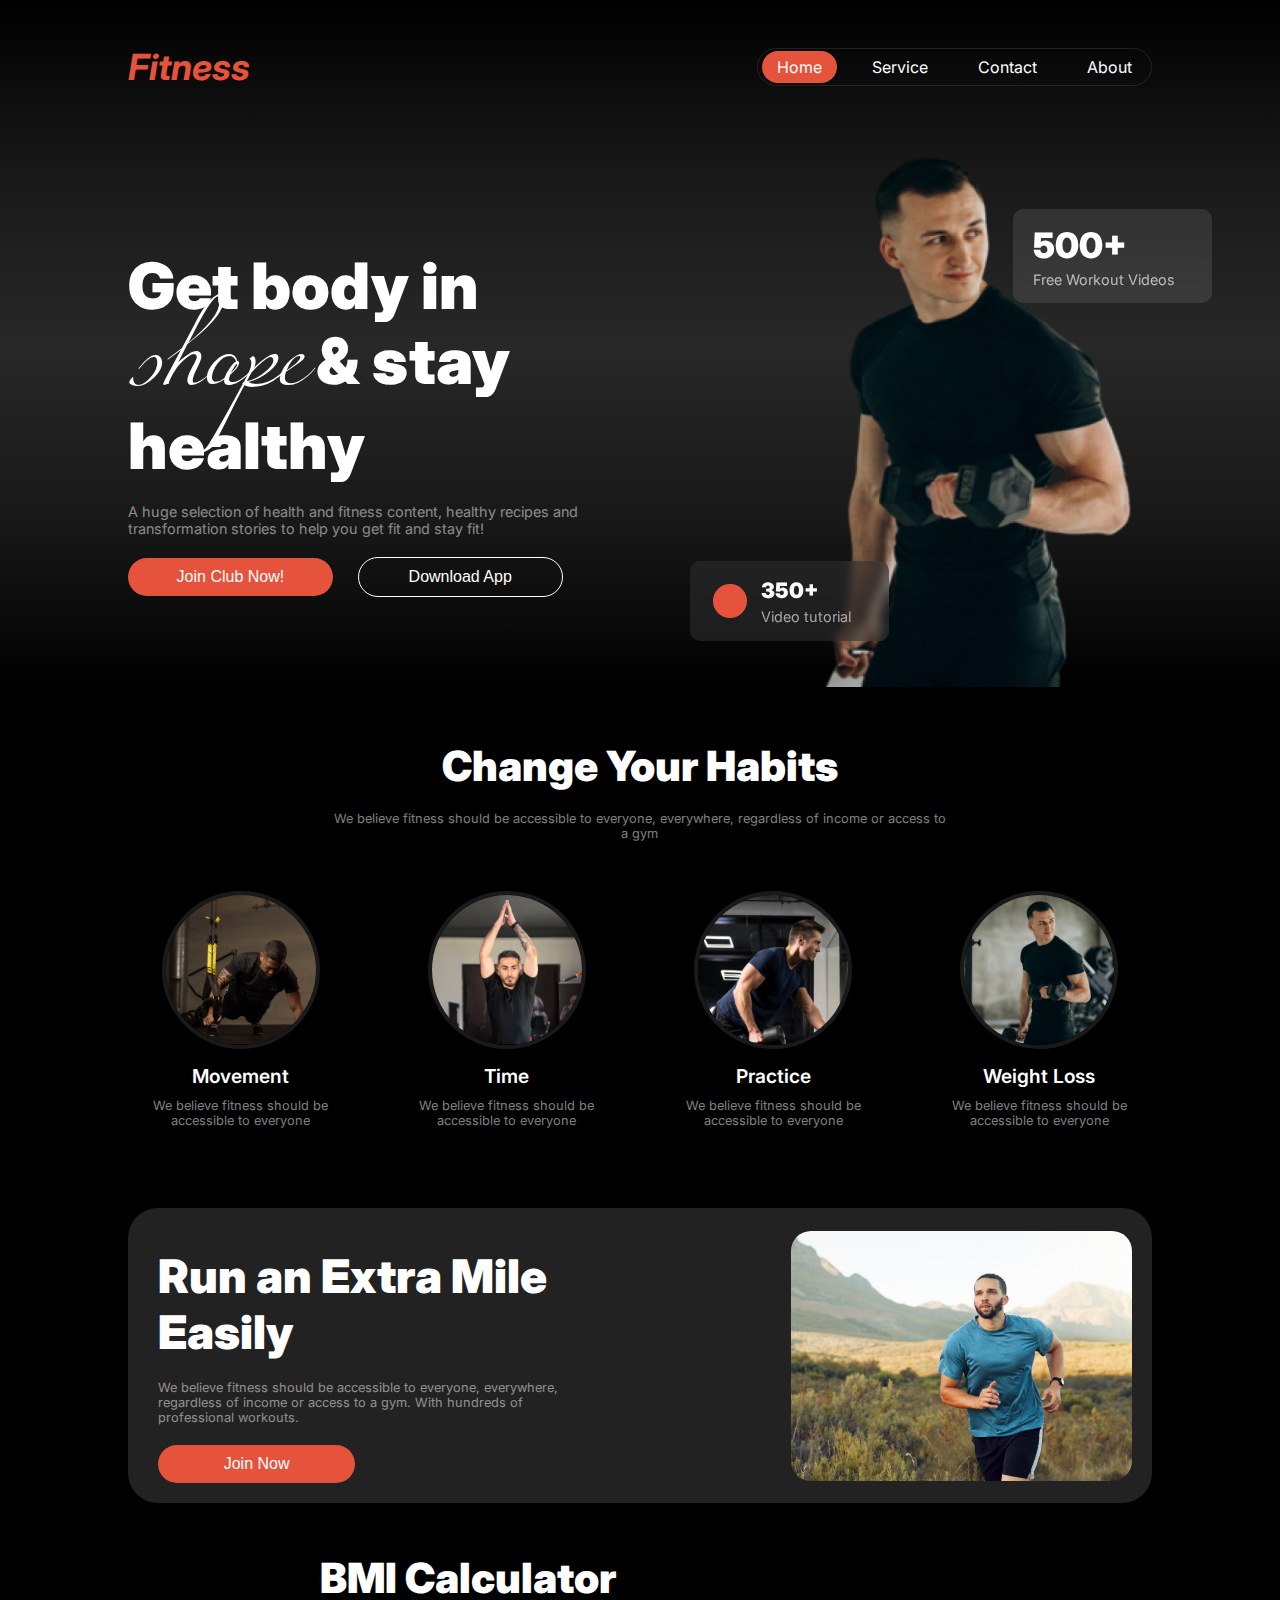
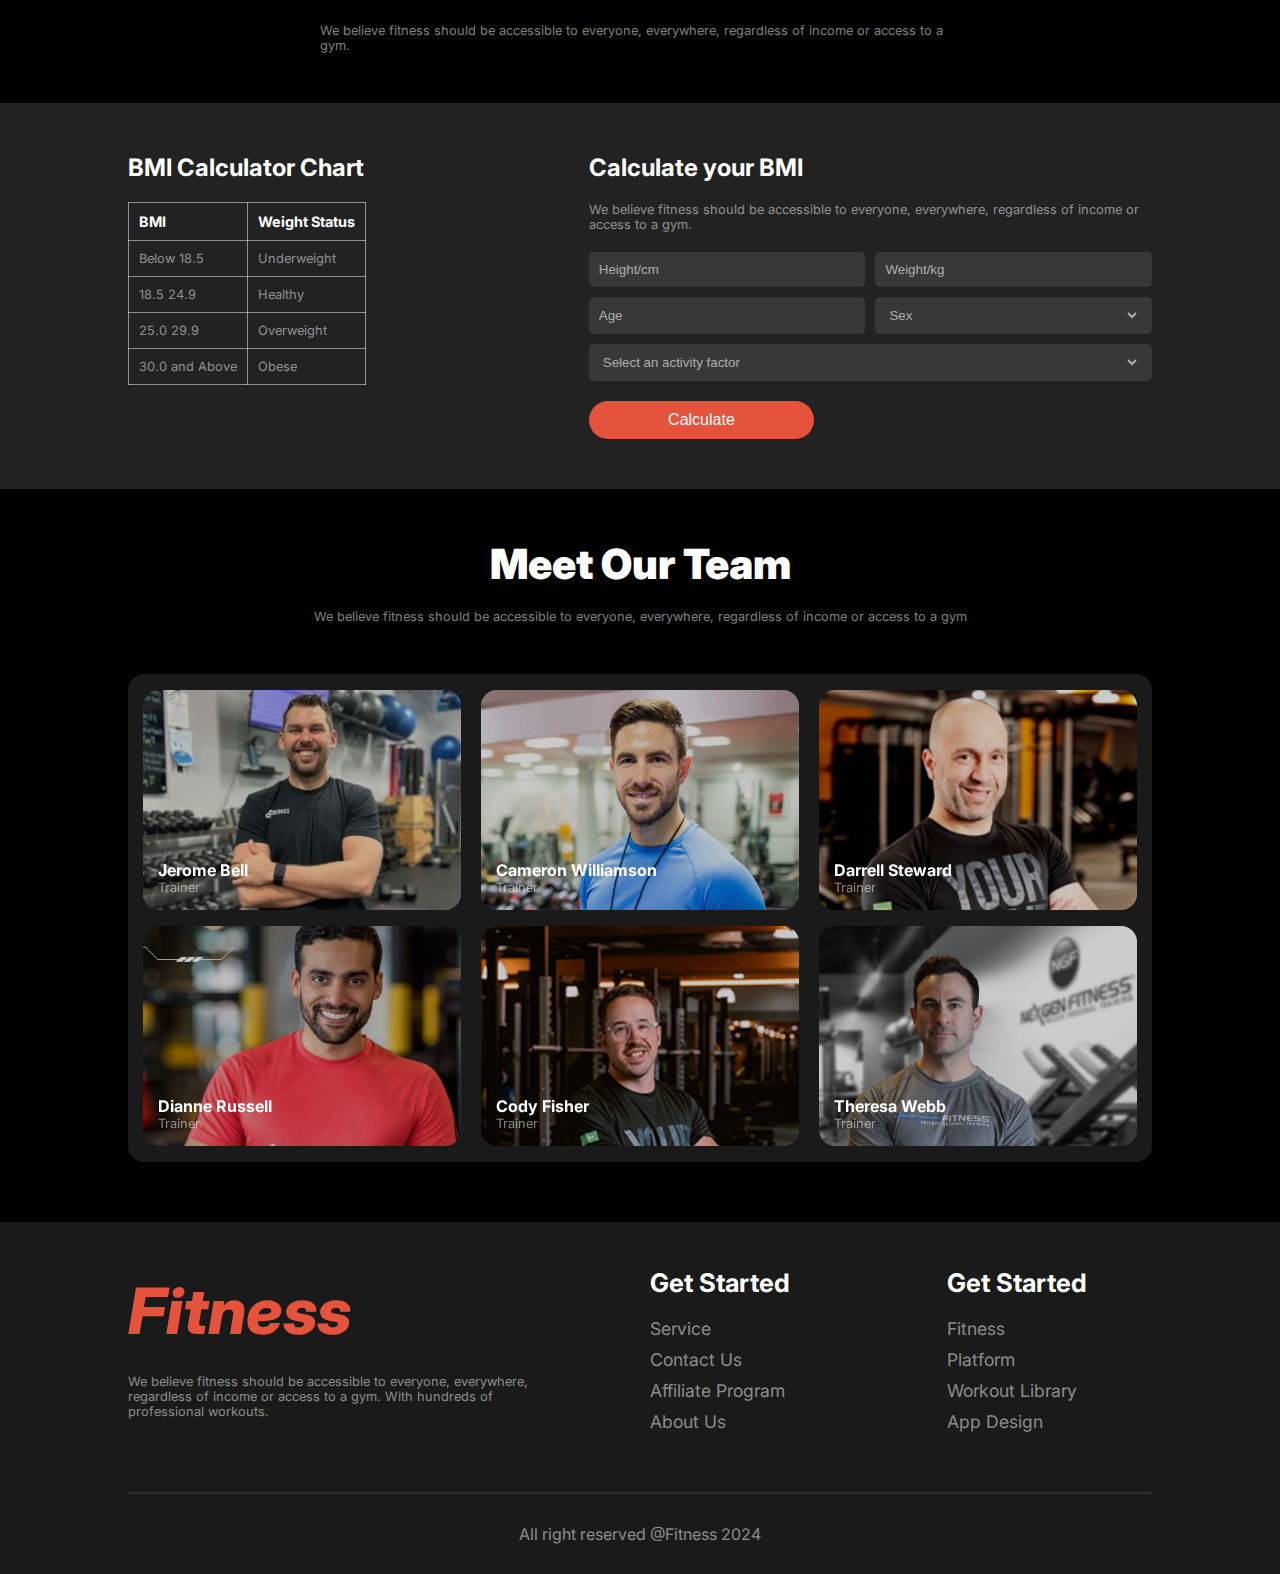
<file: index.html>
<!DOCTYPE html>
<html lang="en">
  <head>
    <meta charset="UTF-8" />
    <meta name="viewport" content="width=device-width, initial-scale=1.0" />
    <title>Assignment-two</title>                  
    <link rel="stylesheet" href="styles/assignment.css" />
    <link rel="stylesheet" href="styles/responsive.css" />
  </head>
  <body class="inter-normal">
    <!-- banner section  -->
    <header>
      <div class="banner">
        <div class="navbar">
          <nav class="nav-items">
            <h1 class="nav-text"><i>Fitness</i></h1>
            <ul class="nav-links">
              <li class="nav-link"><a id="home" href="">Home</a></li>
              <li class="nav-link"><a href="">Service</a></li>
              <li class="nav-link"><a href="">Contact</a></li>
              <li class="nav-link"><a href="">About</a></li>
            </ul>
            <div class="hamburger">
              <img src="images/projects.png" alt="" />
            </div>
          </nav>
        </div>
        <div class="banner-content">
          <div class="banner-text">
            <h1 class="banner-tittle">Get body in <span class="miama-font">shape</span> & stay healthy</h1>
            <p class="banner-description">
              A huge selection of health and fitness content, healthy recipes
              and transformation stories to help you get fit and stay fit!
            </p>
            <div class="button-container">
              <button class="btn-1">Join Club Now!</button
              ><button class="btn-2">Download App</button>
            </div>
          </div>
          <div class="banner-image">
            <div class="tutorial-card">
              <div class="tutorial-card-circle"></div>
              <div class="tutorial-card-text">
                <h3 class="tutorial-card-tittle">350+</h3>
                <p class="tutorial-card-description">Video tutorial</p>
              </div>
            </div>
            <div class="tutorial-card-2">
              <div class="tutorial-card-text">
                <h3 class="tutorial-card-tittle-2">500+</h3>
                <p class="tutorial-card-description-2">Free Workout Videos</p>
              </div>
            </div>

            <img src="images/Images 2.png" alt="Fit guy standing" />
          </div>
        </div>
      </div>
    </header>

    <main>
      <!-- habit section  -->
      <div class="main-width">
        <section class="habit">
          <div class="section-text">
            <h1 class="section-tittle">Change Your Habits</h1>
            <p class="section-description">
              We believe fitness should be accessible to everyone, everywhere,
              regardless of income or access to a gym
            </p>
          </div>
          <div class="image-card-holder">
            <div class="image-card">
              <div class="image-holder">
                <img src="images/image 3.png" alt="Man giving push up" />
              </div>
              <h3 class="card-tittle">Movement</h3>
              <p class="card-description">
                We believe fitness should be accessible to everyone
              </p>
            </div>
            <div class="image-card">
              <div class="image-holder">
                <img src="images/image 2.png" alt="Man giving push up" />
              </div>
              <h3 class="card-tittle">Time</h3>
              <p class="card-description">
                We believe fitness should be accessible to everyone
              </p>
            </div>
            <div class="image-card">
              <div class="image-holder">
                <img src="images/image 4.png" alt="Man giving push up" />
              </div>
              <h3 class="card-tittle">Practice</h3>
              <p class="card-description">
                We believe fitness should be accessible to everyone
              </p>
            </div>
            <div class="image-card">
              <div class="image-holder">
                <img src="images/image 5.png" alt="Man giving push up" />
              </div>
              <h3 class="card-tittle">Weight Loss</h3>
              <p class="card-description">
                We believe fitness should be accessible to everyone
              </p>
            </div>
          </div>
        </section>
      </div>

      <!-- running section  -->
      <div class="main-width">
        <section class="running">
          <div class="running-text">
            <h3 class="section-tittle section-modified">Run an Extra Mile Easily</h3>
            <p class="section-description">
              We believe fitness should be accessible to everyone, everywhere,
              regardless of income or access to a gym. With hundreds of
              professional workouts.
            </p>
            <button class="btn-1 btn-width">Join Now</button>
          </div>
          <div class="running-image">
            <img src="images/run.jpg" alt="" />
          </div>
        </section>
      </div>

      <!-- bmi section  -->
      <section >
        <div class="section-text section-align">
          <h1 class="section-tittle">BMI Calculator</h1>
          <p class="section-description">
            We believe fitness should be accessible to everyone, everywhere, regardless of income or access to a gym.
          </p>
        </div>
        <div class="bmi">
        <div class="main-width">          
          <div class="bmi-container">
            <div class="chart">
              <h2 class="chart-tittle">BMI Calculator Chart</h2>
              <table>
                <thead>
                  <tr>
                    <th>BMI</th>
                    <th>Weight Status</th>
                  </tr>
                </thead>
                <tbody>
                  <tr>
                    <td>Below 18.5</td>
                    <td>Underweight</td>
                  </tr>
                  <tr>
                    <td>18.5 24.9</td>
                    <td>Healthy</td>
                  </tr>
                  <tr>
                    <td>25.0 29.9</td>
                    <td>Overweight</td>
                  </tr>
                  <tr>
                    <td>30.0 and Above</td>
                    <td>Obese</td>
                  </tr>
                </tbody>
              </table>
            </div>
            <div class="calculator">
              <h2 class="calculator-tittle">Calculate your BMI</h2>
              <p class="calculator-description">
                We believe fitness should be accessible to everyone, everywhere,
                regardless of income or access to a gym.
              </p>
              <div class="grid-input">
                <form class="input-container" action="">
                  <input
                    class="input-item"
                    type="text"
                    placeholder="Height/cm"
                  />
                  <input
                    class="input-item"
                    type="text"
                    placeholder="Weight/kg"
                  />
                  <input class="input-item" type="text" placeholder="Age" />
                  <select name="sex" id="" class="select-item">           
                    <option value="" >Sex</option>
                    <option value="male">male</option>
                    <option value="female">female</option>
                  </select>
                  <select name="activity" id="last-item" class="select-item">             
                    <option value="sex">Select an activity factor</option>
                    <option value="sex">female</option>
                  </select>                  
                </form>
                <input class="btn-1" type="submit" value="Calculate">
              </div>
            </div>
          </div>
        </div>
        </div>
      </section>

      <!-- team section  -->
      <div class="main-width">
        <section class="team">
          <div class="team-text">
            <h1 class="section-tittle">Meet Our Team</h1>
            <p class="section-description">
              We believe fitness should be accessible to everyone, everywhere,
              regardless of income or access to a gym
            </p>
          </div>
          <div class="box-holder">
            <div class="box">
              <img src="images/trainer1.png" alt="trainer smiling" />
              <div class="img-overlay"></div>
              <div class="box-text">
                <h3 class="text-tittle">Jerome Bell</h3>
                <p class="text-description">Trainer</p>
              </div>
            </div>
            <div class="box">
              <img src="images/trainer2.png" alt="trainer smiling" />
              <div class="img-overlay"></div>
              <div class="box-text">
                <h3 class="text-tittle">Cameron Williamson</h3>
                <p class="text-description">Trainer</p>
              </div>
            </div>
            <div class="box">
              <img src="images/trainer3.png" alt="trainer smiling" />
              <div class="img-overlay"></div>
              <div class="box-text">
                <h3 class="text-tittle">Darrell Steward</h3>
                <p class="text-description">Trainer</p>
              </div>
            </div>
            <div class="box">
              <img
                id="image-four"
                src="images/trainer4.png"
                alt="trainer smiling"
              />
              <div class="img-overlay"></div>
              <div class="box-text">
                <h3 class="text-tittle">Dianne Russell</h3>
                <p class="text-description">Trainer</p>
              </div>
            </div>
            <div class="box">
              <img src="images/trainer5.png" alt="trainer smiling" />
              <div class="img-overlay"></div>
              <div class="box-text">
                <h3 class="text-tittle">Cody Fisher</h3>
                <p class="text-description">Trainer</p>
              </div>
            </div>
            <div class="box">
              <img src="images/trainer6.png" alt="trainer smiling" />
              <div class="img-overlay"></div>
              <div class="box-text">
                <h3 class="text-tittle">Theresa Webb</h3>
                <p class="text-description">Trainer</p>
              </div>
            </div>
          </div>
        </section>
      </div>
    </main>
    <!-- footer section  -->
    <footer>
      <div class="foot-container">
        <div class="info-container">
          <div class="info-one">
            <h1 class="info-tittle"><i>Fitness</i></h1>
            <p class="info-description">
              We believe fitness should be accessible to everyone, everywhere,
              regardless of income or access to a gym. With hundreds of
              professional workouts.
            </p>
          </div>
          <div class="info">
            <h2 class="info-head">Get Started</h2>
            <a href="" class="info-point">Service</a
            ><a href="" class="info-point">Contact Us</a
            ><a href="" class="info-point">Affiliate Program</a
            ><a href="" class="info-point">About Us</a>
          </div>
          <div class="info">
            <h2 class="info-head">Get Started</h2>
            <a href="" class="info-point">Fitness</a>
            <a href="" class="info-point">Platform</a>
            <a href="" class="info-point">Workout Library</a
            ><a href="" class="info-point">App Design</a>
          </div>
        </div>
        <hr />
        <p class="foot-footer">All right reserved @Fitness 2024</p>
      </div>
    </footer>
  </body>
</html>
</file>
<file: styles/assignment.css>
@import url('https://fonts.googleapis.com/css2?family=Inter:ital,opsz,wght@0,14..32,100..900;1,14..32,100..900&display=swap');

.inter-normal {
    font-family: "Inter", sans-serif;
    font-optical-sizing: auto;
    font-weight: 400;
    font-style: normal;
  }
@font-face{
    font-family: miama;
    src: url(../fonts/miama.regular.ttf);
}


/* shared style  */
*{
    margin: 0px;
    padding: 0px;
}
p{
    color:rgba(255, 255, 255, 0.5);
    font-size: 0.8rem;
}
h1,h2,h3{
    color: white;
}
header{
    
    background: linear-gradient(to bottom, #000000, rgba(104, 104, 104, 0.234),rgba(104, 104, 104, 0.384),rgba(104, 104, 104, 0.236), #000000);
}
body{
    background-color: rgb(0, 0, 0);
}
.btn-1{
    padding: 10px;
    border-radius: 20px;
    border: none;
    background-color:  rgba(230, 83, 60, 1);
    color: white;
    width: 40% ;
    margin-right: 25px;
    font-size: 1rem;
}
.btn-2{
    padding: 10px;
    border-radius: 20px;
    border: 1px solid white;
    background-color: transparent;
    color: white;
    width: 40% ;
    font-size: 1rem;
}

.section-tittle{
    font-size: 2.6rem;
    font-weight: 900;
    margin: 20px 0;
}
.section-description{
    font-size: 0.8rem;
    margin: 20px 0;
}

.main-width{
    width: 80%;
    margin: 0 auto;
}



/* banner section style  */

/* navbar */
.banner{
    width: 80%;
    margin: 0 auto;
    padding-top: 45px;

}
.nav-text{
    color: rgba(230, 83, 60, 1);
    font-size: 2.25rem;
    font-weight: bold;
}
.nav-items{
    display: flex;
    justify-content: space-between;
    align-items: center;    
}
.nav-links{
    display: flex;
    list-style: none;
    gap: 20px;
    border: 0.5px solid rgba(255, 255, 255, 0.1);
    border-radius: 50px;
    padding: 8px 4px;
}
.nav-link>a {
    text-decoration: none;
    padding:6px 15px ;
    border-radius: 50px;
    color: white;    
}
#home{
    background-color: rgba(230, 83, 60, 1);
}

.hamburger{
    display: none;
}
/* textarea */
.banner-content{
    display: flex;
    margin: 45px 0px;
    align-items: center;
    justify-content: space-between;
}
.banner-text{
    width: 50%;    
}
.banner-tittle{
    color: white;
    font-size: 4em;
    margin: 20px 0;
    font-weight: 900;
    line-height: 75px;
}
.miama-font{
    font-family: miama;
    font-weight: 400;
    font-size: 8rem;
    line-height: 80px;
}
.banner-description{
    font-size: 0.9rem;
    color: rgba(255, 255, 255, 0.5);
    margin: 20px 0;

}
.banner-image{
    width: 50%;
    text-align: right;
    position: relative;
}

.banner-image img{
    width: 65%;
}
.tutorial-card{
    display: flex;
    position: absolute;
    padding: 15px;
    background-color: rgba(48, 48, 48, 0.54);   
    bottom: 50px;
    left: 50px;
    align-items: center;
    width: 33%;
    border-radius: 10px;
    backdrop-filter: blur(5px);
}
.tutorial-card-2{
    position: absolute;
    padding: 15px;
    background-color: rgba(255, 255, 255, 0.1);    
    top: 75px;
    right: -60px;
    align-items: center;
    width: 33%;
    border-radius: 10px;
    backdrop-filter: blur(5px);
}
.tutorial-card-circle{
    width: 10px;
    height: 10px;
    padding: 7%;
    border-radius: 50%;
    margin: 5%;
    background-color: rgba(230, 83, 60, 1);
}
.tutorial-card-text{
    text-align: left;
    margin-left: 5px;
}
.tutorial-card-tittle{
    color: rgba(250, 250, 249, 1);
    font-size: 1.33rem;
    font-weight: 900;
    margin-bottom: 5px;
}
.tutorial-card-tittle-2{
    color: white;
    font-size: 2.2rem;
    font-weight: 900;
    margin-bottom: 5px;
}
.tutorial-card-description{
    color: rgba(239, 237, 232, 0.65);
    font-size: 0.9rem;
}
.tutorial-card-description-2{
    color: rgba(255, 255, 255, 0.65);
    font-size: 0.9rem;
}

/* habit section style  */
.habit{
    margin: 50px 0;
}
.section-text{
    text-align: center;
    width: 60%;
    margin: 0 auto;
}
.image-card-holder{
    display: flex;
    gap: 3%;
    justify-content:space-between;
}
.image-card{
    width: 22%;
    text-align: center;
    margin: 30px 0;
}
.image-holder{
    width: 150px;
    height: 150px;
    overflow: hidden;
    border: 4px solid rgba(255, 255, 255, 0.1);
    border-radius: 50%;
    margin: 0 auto 15px;

}
.image-holder>img{
    width:100%;
}
.card-tittle{
    font-size: 1.2rem;
    font-weight: 600;
    margin: 10px auto;
}


/* running section style  */
.running{
    display: flex;
    justify-content: space-between;
    margin: 50px 0;
    align-items: center;
    background-color: rgba(34, 34, 34, 1);  
    padding: 20px 20px 20px 30px;
    border-radius: 30px;
}
.section-modified{
    font-size: 2.9rem;
}
.running-text{
    width: 45%;
}
.btn-width{
    width: 45%;
}
.running-image{
    width: 35%;
    overflow: hidden;
    height: 250px;
    border-radius: 20px;
}
.running-image>img{
    width: 280%;
    margin-left: -400px;
    margin-top: -100px;
}


/* bmi section style  */
.bmi{
    background-color: rgba(34, 34, 34, 1);
}
.section-align{
    text-align: start;
    width: 50%;
}
.bmi-container{
    display: flex;
    justify-content: space-between;
    padding: 50px 0;
    margin: 50px 0;
}
.chart{
    width: 30%;
}
.calculator{
    width: 55%;
    overflow: hidden;
}
.chart-tittle{
    margin-bottom: 20px;
}
.calculator-tittle{
    margin:0 0 20px 0;
}
.calculator-description{
    margin-bottom: 20px;
}
.grid-input .btn-1{
    margin-top: 20px;
    width: 40%;
    padding: 10px;
}
td,th{
    color: rgba(255, 255, 255, 0.5);
    border: 1px solid rgba(255, 255, 255, 0.5);
    text-align: left;
    padding: 10px;
    font-size: 0.8rem;
}
th{
    color: white ;
    font-size: 0.9rem;
}
table{
    border-collapse: collapse;
}

.input-container{
    display: grid;
    grid-template-columns: 1fr, 1fr;
    gap: 10px;
}
#last-item{
    grid-column: 2 span;
}
.select-item, .input-item{
    padding: 10px;    
    background-color: rgba(255, 255, 255, 0.1);
    border-radius: 5px;
    border: none;
    color: rgba(255, 255, 255, 0.6);
}
.select-item{
    border-right: 12px solid transparent;
}
.input-item::placeholder{
    color: rgba(255, 255, 255, 0.6);
}
option{
    color: rgba(255, 255, 255, 0.758);
    background-color: rgb(29, 28, 28);
}





/* team section style  */
.team-text{
    width: 65%;
    margin: 30px auto 50px;
    text-align: center;
}

.box-holder{
    background-color: rgba(255, 255, 255, 0.1);  
    border-radius: 16px;
    padding:8px 15px;
    display: flex;
    flex-wrap: wrap;
    justify-content: space-between;
    margin: 20px auto;
}
.box{
    width: 32% ;
    height: 220px;
    border-radius: 16px;
    overflow: hidden;
    position: relative;
    margin: 8px 0;
}
.box>img{
    width: 100% ;
    position: absolute;
    z-index: 0;
}
#image-four{
    width: 150% ;
    margin-left: -100px;
}
.img-overlay{
    width: 100% ;
    background-color: rgba(0, 0, 0, 0.2);
    position: absolute;
    z-index: 1;
    padding: 100%;
    mix-blend-mode: multiply;
}
.box-text{
    bottom: 15px;
    left: 15px;
    position: absolute;
    z-index: 2;
}
.box-text>h3{
    font-size: 1rem;
}


/* footer section style  */

footer{
    background-color: rgba(255, 255, 255, 0.1); 
    margin-top: 60px; 
}
.foot-container{
    width: 80%;
    margin: 0 auto;
    padding: 30px 0;
}
.info-container{
display: flex;
justify-content: space-between;
margin-bottom: 50px;
}

.info-one{
    width:42% ;
}
.info{
    width: 20%;
}
.info-tittle{
    font-size: 4rem;
    font-weight: 800;
    margin-top: 20px;
    margin-bottom: 25px;
    color: rgba(230, 83, 60, 1);
}
.info-description{
    font-size: 0.8rem;
    color: rgba(255, 255, 255, 0.5);
}
.info-head{
    font-size: 1.6rem;
    margin-top: 15px;
    margin-bottom: 20px;
}
.info-point{
    font-size: 1.1rem;
    text-decoration: none;
    display: block;
    color: rgba(255, 255, 255, 0.5);
    margin: 10px 0;
}
.foot-footer{
    text-align: center;
    margin-top: 30px;
    font-size: 1rem;
}
hr{
    border-color: rgba(255, 255, 255, 0.1);
}
</file>
<file: styles/responsive.css>
@media screen and (max-width:576px) {


    /* banner responsive */
    .nav-links{
        display: none;
    }
    .hamburger{
        display: block;
    }
    .hamburger>img{
        width: 30px;
    }
    .banner{
        width: 90%;
        margin: 0 auto 45px;
        margin-bottom: 0;
        padding-bottom: 0px;
    }
    .nav-text{
        font-size: 2.5rem;
    }
    .banner-content{
        flex-direction: column;
        margin-bottom: 0px;
        padding-bottom: 0px;
    }
    .banner-text{
        width: 100%;    
    }
    
    .banner-tittle{
        font-size: 3.75em;        
    }
    .banner-description{
        font-size: 1.75rem;
    }
    .btn-1, .btn-2{
        width: 45%;
        padding: 15px;
        border-radius: 25px;
        font-size: 1rem;
    }

    .banner-image{
        width: 100%;
        text-align: center;
        margin-top: 30px;
        height: 550px;
        overflow:hidden ;        
    }    
    .banner-image>img{
        width: 90%;
        
    }
    .tutorial-card{   
        bottom: 150px;
        left: 40px;
    }
    .tutorial-card-2{   
        top: 50px;
        right: 0;
    }


    /* main width responsive 
    */
    .main-width{
        width: 90%;
    }



    /* habit section responsive */

    .habit{
        margin: 0;
    }

    .section-text{
        text-align: center;
        width: 100%;
        margin: 0 auto;
    }
    .image-card-holder{
        flex-direction: column;
        align-items: center;
    }
    .image-card{
        width: 80%;
        margin: 20px 0; 
    }


    /* running section responsive */

    .running{
        flex-direction: column;
        padding: 20px 20px 40px 20px;
        gap: 30px;

    }
    .running-text{
        width: 90%;

    }
    .running-text>.btn-1{
        width:90%;
        margin-right: 0;
    }
    .running-image{
        width: 90%;
        overflow: hidden;
        height: 170px;
        border-radius: 20px;
    }
    .running-image>img{
        width: 140%;
        margin: -20px 0 0 -100px;
    }
    

    /* bmi section responsive  */
    .section-align{
        text-align: start;
        width: 90%;
    }
    .bmi-container{
        flex-direction: column;
    }
    .chart,.calculator{
        width: 100%;
    }
    .calculator-tittle{
        margin:20px 0;
    }
    .grid-input .btn-1{
        width: 60%;
    }
    form{
        width: 100%;
    }



    /* team section responsive */
    .team-text{
        width: 100%;
    }
    .box-holder{
        flex-direction: column;
        align-items: center;
    }
    .box{
        width: 95% ;
        height: 270px;
        border-radius: 15px;
        overflow: hidden;
        position: relative;
        margin: 15px 0;
    }

    /* footer section responsive */
    .foot-container{
        width: 90%;
    }
    .info-container{
        flex-direction: column;
    }
    .info-one, .info{
        width: 90%;
    }
    .info-tittle{
        font-size: 4rem;
    }
    .info-description{
        margin-bottom: 30px;
    }
    .foot-footer{
        text-align: start;
    }

}
</file>
